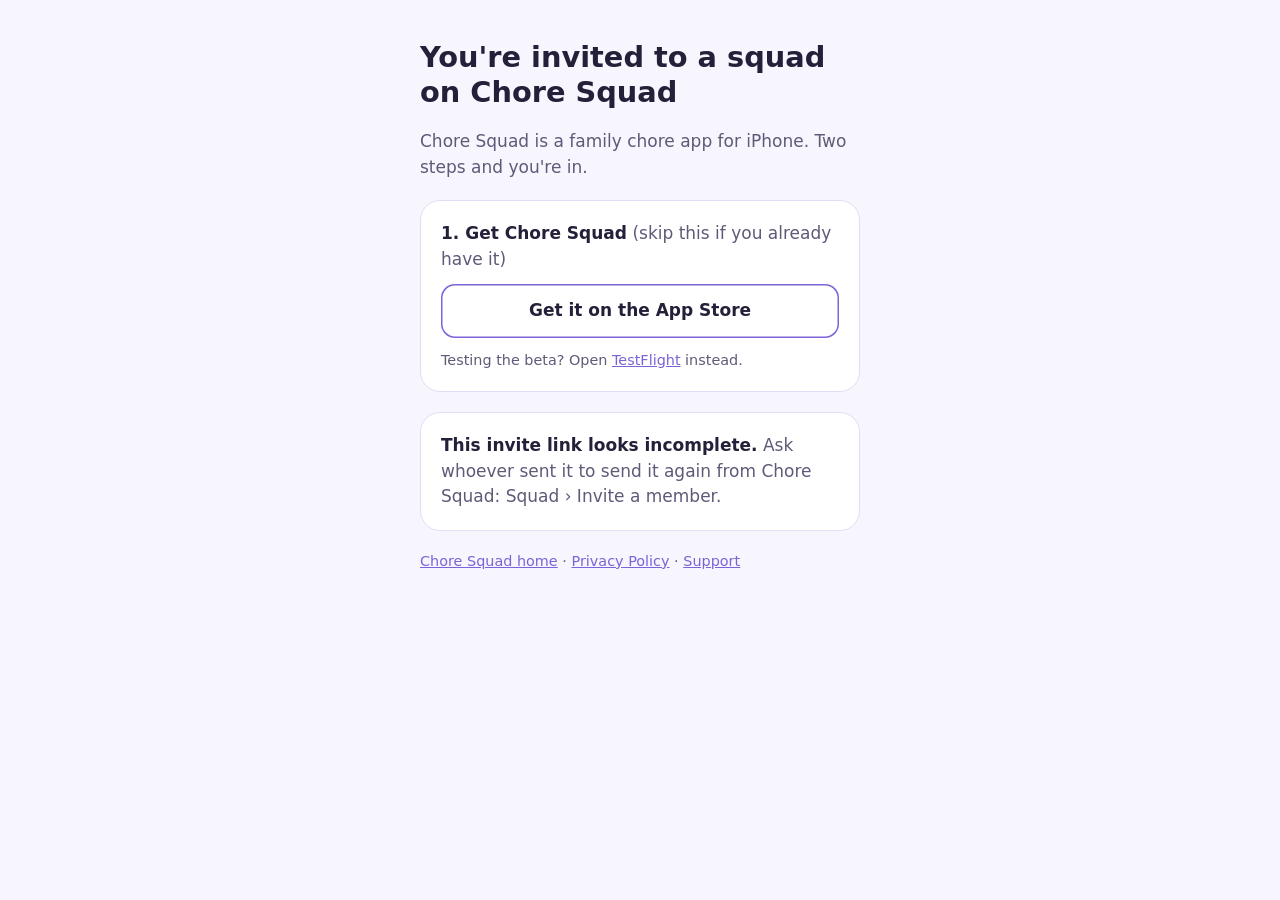
<file: join.html>
<!doctype html>
<html lang="en">
<head>
<meta charset="utf-8">
<meta name="viewport" content="width=device-width,initial-scale=1">
<meta name="robots" content="noindex">
<title>Join a squad on Chore Squad</title>
<style>
  :root { --bg:#F7F5FD; --surface:#fff; --text:#24203A; --text-2:#5F5A78; --line:#E2DCF5; --accent:#7C63D8; --on-accent:#fff; }
  @media (prefers-color-scheme: dark) { :root { --bg:#15131F; --surface:#1E1B2A; --text:#EEEAFB; --text-2:#A9A3C4; --line:#332E48; --accent:#C9B8FF; --on-accent:#15131F; } }
  * { box-sizing: border-box; }
  body { margin:0; background:var(--bg); color:var(--text); font:17px/1.5 -apple-system,BlinkMacSystemFont,"Segoe UI",system-ui,sans-serif; padding:40px 16px; }
  main { max-width:440px; margin:0 auto; display:flex; flex-direction:column; gap:20px; }
  h1 { font-size:1.8rem; line-height:1.2; margin:0; }
  p { margin:0; color:var(--text-2); }
  .step { background:var(--surface); border:1px solid var(--line); border-radius:20px; padding:20px; display:flex; flex-direction:column; gap:12px; }
  .step b { color:var(--text); }
  .btn { display:block; text-align:center; text-decoration:none; font-weight:700; border-radius:14px; padding:14px 16px; min-height:48px; }
  .primary { background:var(--accent); color:var(--on-accent); }
  .secondary { box-shadow:inset 0 0 0 1.5px var(--accent); color:var(--text); }
  .note { font-size:.9rem; }
  a { color:var(--accent); }
  [hidden] { display:none !important; }
</style>
</head>
<body>
<main>
  <h1>You're invited to a squad on Chore Squad</h1>
  <p>Chore Squad is a family chore app for iPhone. Two steps and you're in.</p>

  <div class="step">
    <p><b>1. Get Chore Squad</b> (skip this if you already have it)</p>
    <a class="btn secondary" href="https://apps.apple.com/app/id6814967536">Get it on the App Store</a>
    <p class="note">Testing the beta? Open <a href="itms-beta://">TestFlight</a> instead.</p>
  </div>

  <div class="step" id="join-step">
    <p><b>2. Join the squad</b></p>
    <a class="btn primary" id="join" href="#">Join the squad</a>
    <p class="note">This opens Chore Squad and adds you to the household. Use the iPhone you'll use Chore Squad on, signed in to iCloud.</p>
  </div>

  <div class="step" id="bad-link" hidden>
    <p><b>This invite link looks incomplete.</b> Ask whoever sent it to send it again from Chore Squad: Squad › Invite a member.</p>
  </div>

  <p class="note"><a href="./">Chore Squad home</a> · <a href="privacy">Privacy Policy</a> · <a href="support">Support</a></p>
</main>
<script>
  // The household's iCloud invite link travels in the part after "#", which
  // browsers never send to this website. Only Apple's iCloud share links are
  // accepted, so the page can't be used to send people anywhere else.
  (function () {
    var raw = location.hash.slice(1);
    var target = null;
    try { target = new URL(decodeURIComponent(raw)); } catch (e) { target = null; }
    var ok = target && target.protocol === 'https:' &&
      (target.hostname === 'www.icloud.com' || target.hostname === 'icloud.com') &&
      target.pathname.indexOf('/share/') === 0;
    if (ok) {
      document.getElementById('join').href = target.href;
    } else {
      document.getElementById('join-step').hidden = true;
      document.getElementById('bad-link').hidden = false;
    }
  })();
</script>
</body>
</html>
</file>
